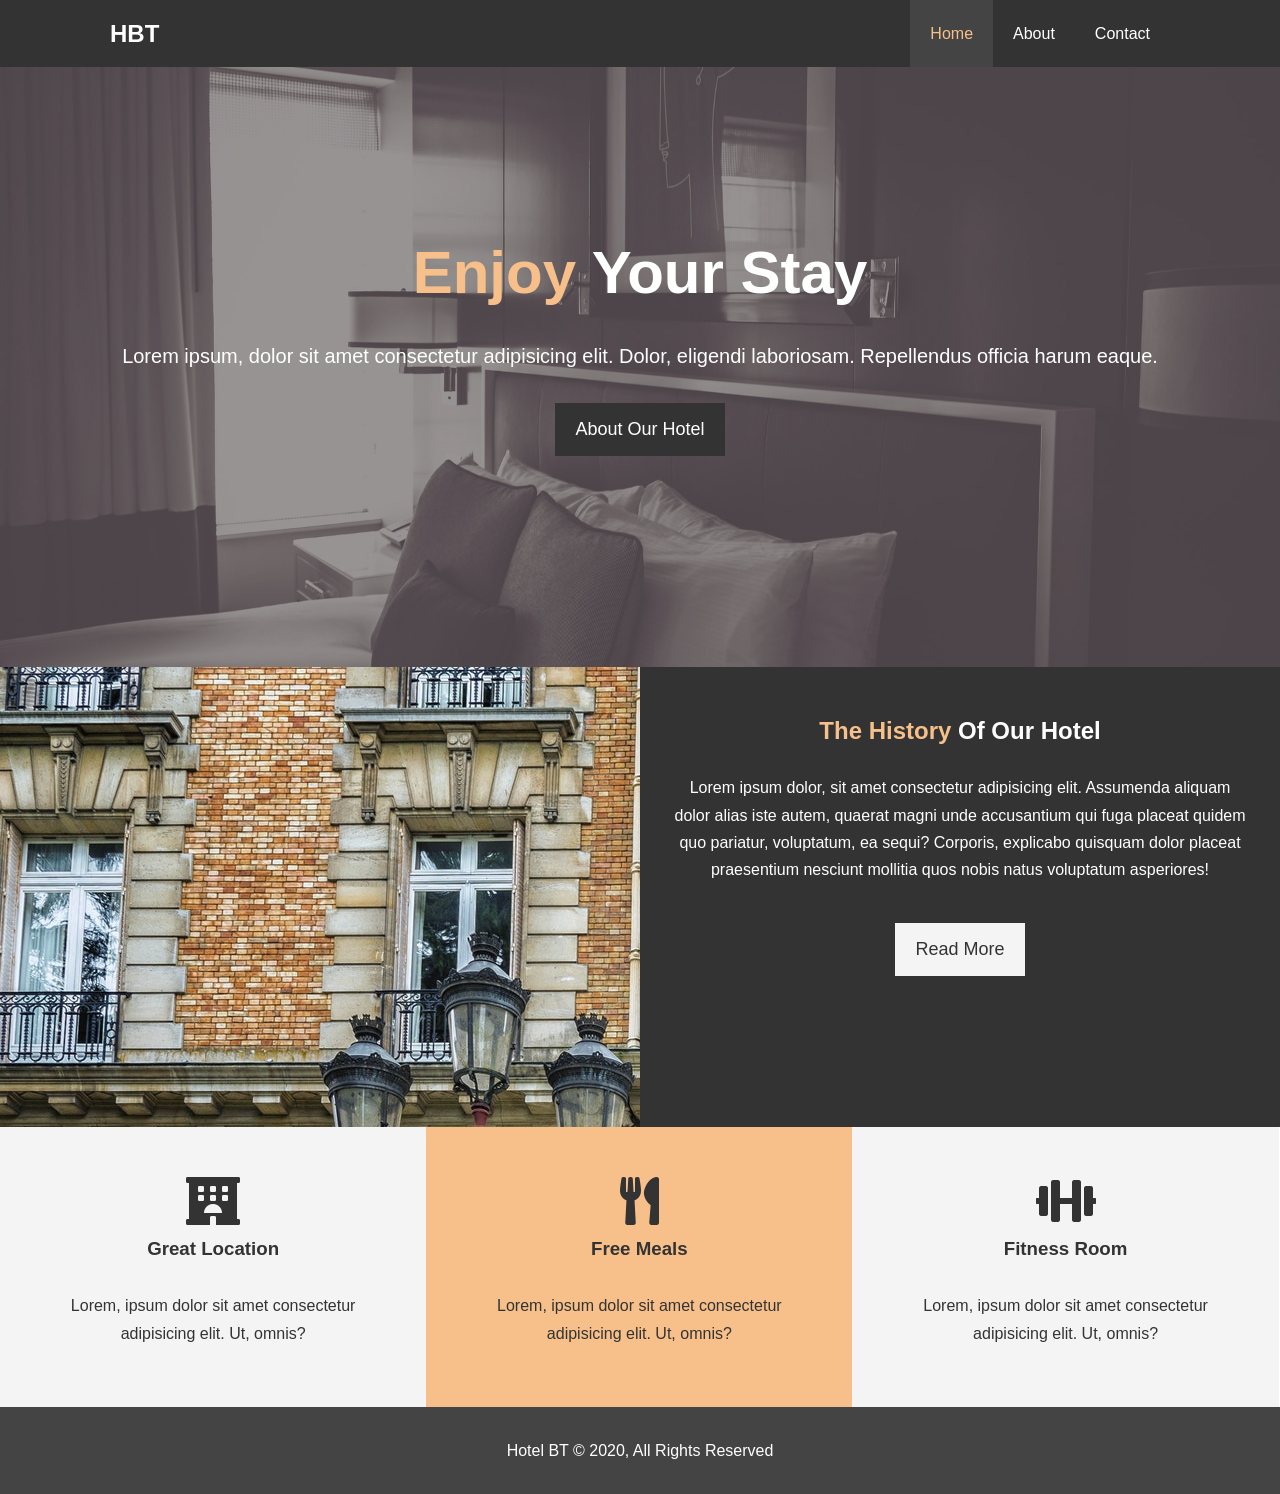
<file: index.html>
<!DOCTYPE html>
<html lang="en">
  <head>
    <meta charset="UTF-8" />
    <!-- SEO technique -->
    <meta name="viewport" content="width=device-width, initial-scale=1.0" />
    <meta name="description" content="Welcome to the best hotel" />
    <meta name="keyword" content="hotel, best hotel" />
    <!-- External CSS styling -->
    <link rel="stylesheet" href="css/style.css" />
    <!-- Font awesome cdn -->
    <link
      rel="stylesheet"
      href="https://use.fontawesome.com/releases/v5.6.1/css/all.css"
      integrity="sha384-gfdkjb5BdAXd+lj+gudLWI+BXq4IuLW5IT+brZEZsLFm++aCMlF1V92rMkPaX4PP"
      crossorigin="anonymous"
    />
    <!-- Stylesheet for mobile screens only -->
    <link
      rel="stylesheet"
      media="screen and (max-width: 768px)"
      href="css/mobile.css"
    />
    <title>Hotel BT | Welcome</title>
  </head>
  <body>
    <nav id="navbar">
      <div class="container">
        <h1 class="logo"><a href="index.html">HBT</a></h1>
        <ul>
          <li><a href="index.html" class="current">Home</a></li>
          <li><a href="about.html">About</a></li>
          <li><a href="contact.html">Contact</a></li>
        </ul>
      </div>
    </nav>

    <div id="showcase">
      <div class="container">
        <div class="showcase-content">
          <h1><span class="text-primary">Enjoy</span> Your Stay</h1>
          <p class="lead">
            Lorem ipsum, dolor sit amet consectetur adipisicing elit. Dolor,
            eligendi laboriosam. Repellendus officia harum eaque.
          </p>
          <a class="btn" href="about.html">About Our Hotel</a>
        </div>
      </div>
    </div>

    <section id="home-info" class="bg-dark">
      <div class="info-img"></div>
      <div class="info-content">
        <h2><span class="text-primary">The History</span> Of Our Hotel</h2>
        <p>
          Lorem ipsum dolor, sit amet consectetur adipisicing elit. Assumenda
          aliquam dolor alias iste autem, quaerat magni unde accusantium qui
          fuga placeat quidem quo pariatur, voluptatum, ea sequi? Corporis,
          explicabo quisquam dolor placeat praesentium nesciunt mollitia quos
          nobis natus voluptatum asperiores!
        </p>
        <a href="about.html" class="btn btn-light">Read More</a>
      </div>
    </section>

    <section id="features">
      <div class="box bg-light">
        <i class="fas fa-hotel fa-3x"></i>
        <h3>Great Location</h3>
        <p>
          Lorem, ipsum dolor sit amet consectetur adipisicing elit. Ut, omnis?
        </p>
      </div>
      <div class="box bg-primary">
        <i class="fas fa-utensils fa-3x"></i>
        <h3>Free Meals</h3>
        <p>
          Lorem, ipsum dolor sit amet consectetur adipisicing elit. Ut, omnis?
        </p>
      </div>
      <div class="box bg-light">
        <i class="fas fa-dumbbell fa-3x"></i>
        <h3>Fitness Room</h3>
        <p>
          Lorem, ipsum dolor sit amet consectetur adipisicing elit. Ut, omnis?
        </p>
      </div>
    </section>

    <div class="clr"></div>

    <footer id="main-footer">
      <p>Hotel BT &copy; 2020, All Rights Reserved</p>
    </footer>
  </body>
</html>
</file>
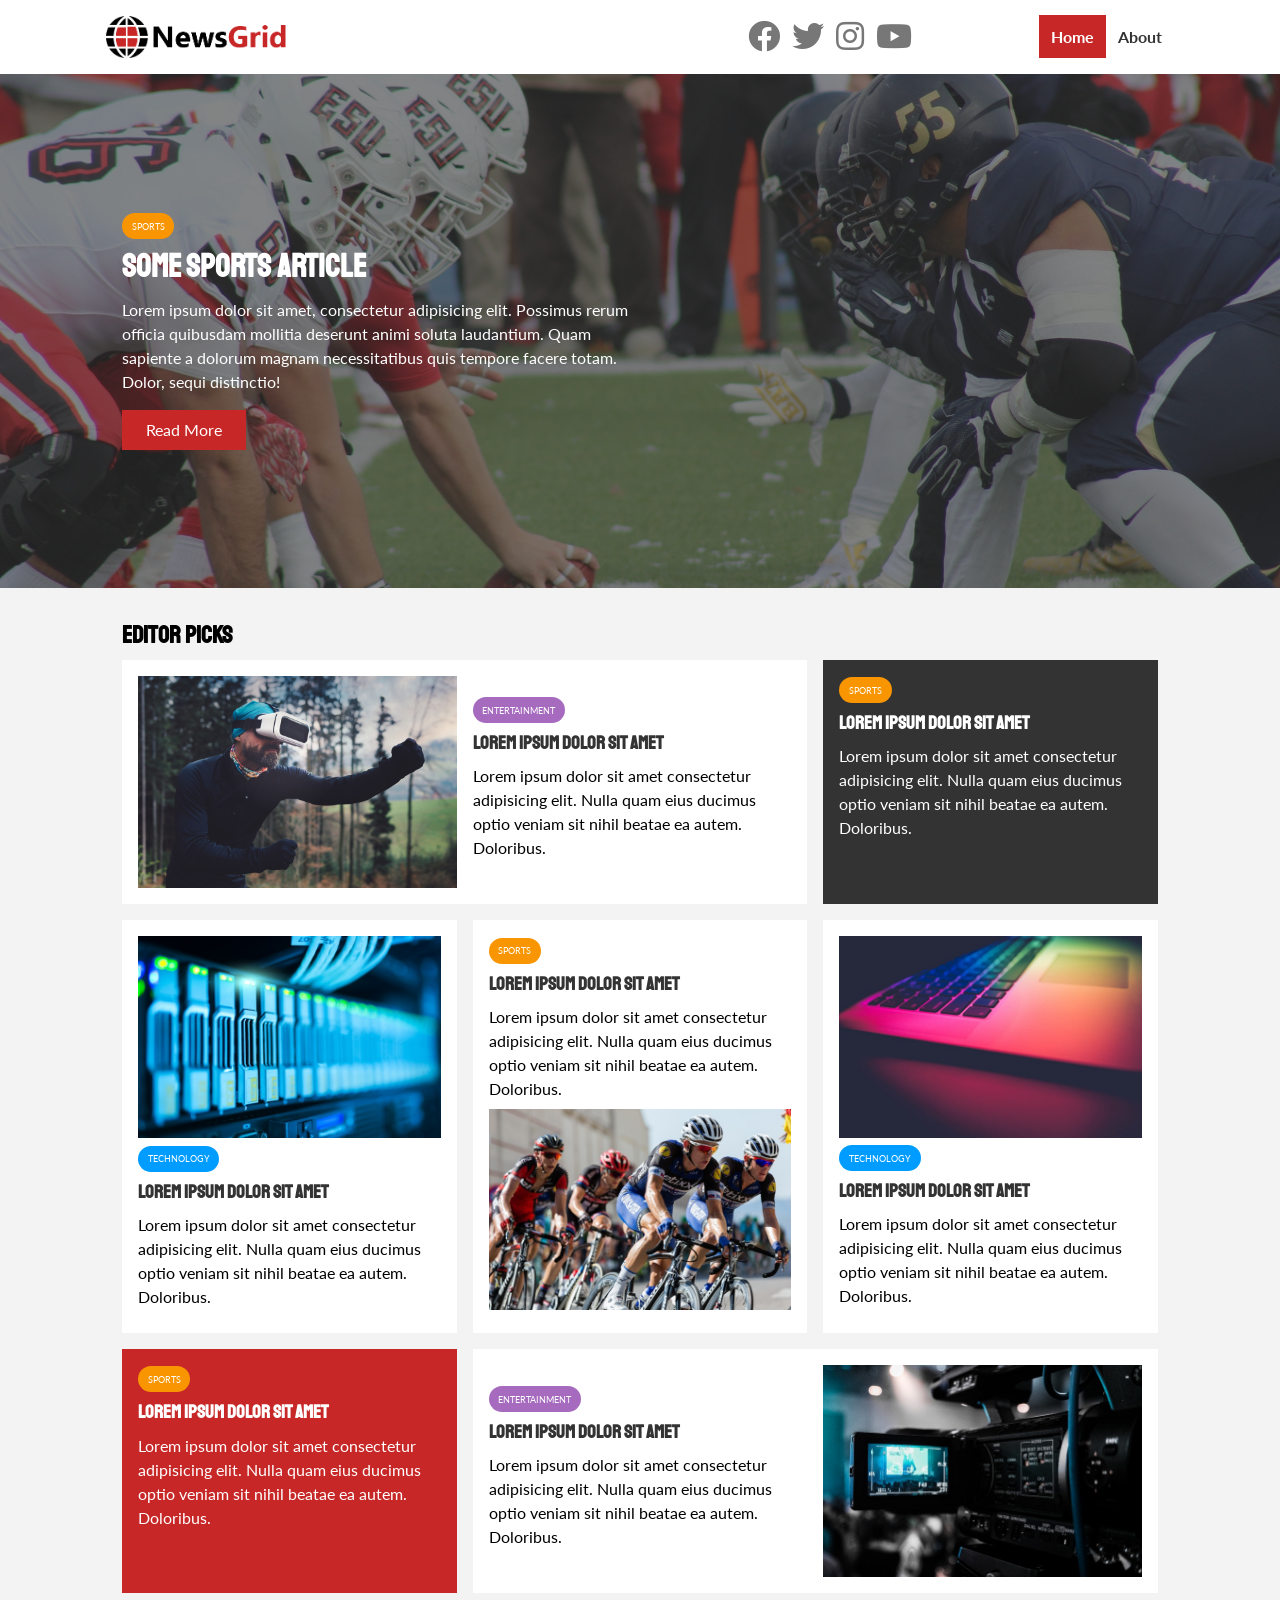
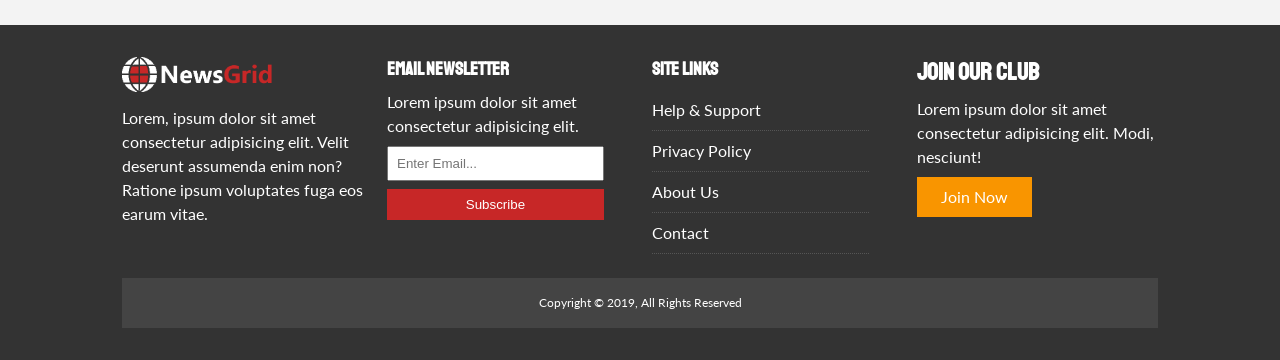
<file: NewsGrid/index.html>
<!DOCTYPE html>
<html lang="en">
<head>
  <meta charset="UTF-8">
  <meta name="viewport" content="width=device-width, initial-scale=1.0">
  <meta http-equiv="X-UA-Compatible" content="ie=edge">
  <link rel="stylesheet" href="https://use.fontawesome.com/releases/v5.6.3/css/all.css" integrity="sha384-UHRtZLI+pbxtHCWp1t77Bi1L4ZtiqrqD80Kn4Z8NTSRyMA2Fd33n5dQ8lWUE00s/" crossorigin="anonymous">
  <link href="https://fonts.googleapis.com/css?family=Lato|Staatliches" rel="stylesheet">
  <link rel="stylesheet" href="css/style.css">
  <link rel="stylesheet" media="screen and (max-width: 768px)" href="css/mobile.css">
  <link rel="shortcut icon" type="image/x-icon" href="favicon.ico">
  <title>NewsGrid | Latest News</title>
</head>
<body>
  <nav id="main-nav">
    <div class="container">
      <img src="img/logo.png" alt="NewsGrid" class="logo">
      <div class="social">
        <a href="http://facebook.com" target="_blank"><i class="fab fa-facebook fa-2x"></i></a>
        <a href="http://twitter.com" target="_blank"><i class="fab fa-twitter fa-2x"></i></a>
        <a href="http://instagram.com" target="_blank"><i class="fab fa-instagram fa-2x"></i></a>
        <a href="http://youtube.com" target="_blank"><i class="fab fa-youtube fa-2x"></i></a>
      </div>
      <ul>
        <li><a class="current" href="index.html">Home</a></li>
        <li><a href="about.html">About</a></li>
      </ul>
    </div>
  </nav>

  <!-- Showcase -->
  <header id="showcase">
    <div class="container">
      <div class="showcase-container">
        <div class="showcase-content">
          <div class="category category-sports">Sports</div>
          <h1>Some Sports Article</h1>
          <p>Lorem ipsum dolor sit amet, consectetur adipisicing elit. Possimus rerum officia quibusdam mollitia deserunt animi soluta laudantium. Quam sapiente a dolorum magnam necessitatibus quis tempore facere totam. Dolor, sequi distinctio!</p>
          <a href="article.html" class="btn btn-primary">Read More</a>
        </div>
      </div>
    </div>
  </header>

  <!-- Home Articles -->
  <section id="home-articles" class="py-2">
    <div class="container">
        <h2>Editor Picks</h2>
        <div class="articles-container">
          <article class="card">
            <img src="img/articles/ent1.jpg" alt="">
            <div>
              <div class="category category-ent">Entertainment</div>
              <h3>
                <a href="article.html">Lorem ipsum dolor sit amet</a>
              </h3>
              <p>Lorem ipsum dolor sit amet consectetur adipisicing elit. Nulla quam eius ducimus optio veniam sit nihil beatae ea autem. Doloribus.</p>
            </div>
          </article>
          <article class="card bg-dark">
            <div class="category category-sports">Sports</div>
            <h3>
              <a href="article.html">Lorem ipsum dolor sit amet</a>
            </h3>
            <p>Lorem ipsum dolor sit amet consectetur adipisicing elit. Nulla quam eius ducimus optio veniam sit nihil beatae ea autem. Doloribus.</p>
          </article>
          <article class="card">
            <img src="img/articles/tech1.jpg" alt="">
            <div class="category category-tech">Technology</div>
            <h3>
              <a href="article.html">Lorem ipsum dolor sit amet</a>
            </h3>
            <p>Lorem ipsum dolor sit amet consectetur adipisicing elit. Nulla quam eius ducimus optio veniam sit nihil beatae ea autem. Doloribus.</p>
          </article>
          <article class="card">
            <div class="category category-sports">Sports</div>
            <h3>
              <a href="article.html">Lorem ipsum dolor sit amet</a>
            </h3>
            <p>Lorem ipsum dolor sit amet consectetur adipisicing elit. Nulla quam eius ducimus optio veniam sit nihil beatae ea autem. Doloribus.</p>
            <img src="img/articles/sports1.jpg" alt="">
          </article>
          <article class="card">
            <img src="img/articles/tech2.jpg" alt="">
            <div class="category category-tech">Technology</div>
            <h3>
              <a href="article.html">Lorem ipsum dolor sit amet</a>
            </h3>
            <p>Lorem ipsum dolor sit amet consectetur adipisicing elit. Nulla quam eius ducimus optio veniam sit nihil beatae ea autem. Doloribus.</p>
          </article>
          <article class="card bg-primary">
            <div class="category category-sports">Sports</div>
            <h3>
              <a href="article.html">Lorem ipsum dolor sit amet</a>
            </h3>
            <p>Lorem ipsum dolor sit amet consectetur adipisicing elit. Nulla quam eius ducimus optio veniam sit nihil beatae ea autem. Doloribus.</p>
          </article>
          <article class="card">
            <div>
              <div class="category category-ent">Entertainment</div>
              <h3>
                <a href="article.html">Lorem ipsum dolor sit amet</a>
              </h3>
              <p>Lorem ipsum dolor sit amet consectetur adipisicing elit. Nulla quam eius ducimus optio veniam sit nihil beatae ea autem. Doloribus.</p>
            </div>
            <img src="img/articles/ent2.jpg" alt="">
          </article>
        </div>
    </div>
  </section>

  <!-- Footer -->
  <footer id="main-footer" class="py-2">
    <div class="container footer-container">
      <div>
        <img src="img/logo_light.png" alt="NewsGrid">
        <p>Lorem, ipsum dolor sit amet consectetur adipisicing elit. Velit deserunt assumenda enim non? Ratione ipsum voluptates fuga eos earum vitae.</p>
      </div>
      <div>
        <h3>Email Newsletter</h3>
        <p>Lorem ipsum dolor sit amet consectetur adipisicing elit.</p>
        <form>
          <input type="email" placeholder="Enter Email...">
          <input type="submit" value="Subscribe" class="btn btn-primary">
        </form>
      </div>
      <div>
        <h3>Site Links</h3>
        <ul class="list">
          <li><a href="#">Help & Support</a></li>
          <li><a href="#">Privacy Policy</a></li>
          <li><a href="#">About Us</a></li>
          <li><a href="#">Contact</a></li>
        </ul>
      </div>
      <div>
        <h2>Join Our Club</h2>
        <p>Lorem ipsum dolor sit amet consectetur adipisicing elit. Modi, nesciunt!</p>
        <a href="#" class="btn btn-secondary">Join Now</a>
      </div>
      <div>
        <p>
          Copyright &copy; 2019, All Rights Reserved
        </p>
      </div>
    </div>
  </footer>

</body>
</html>
</file>
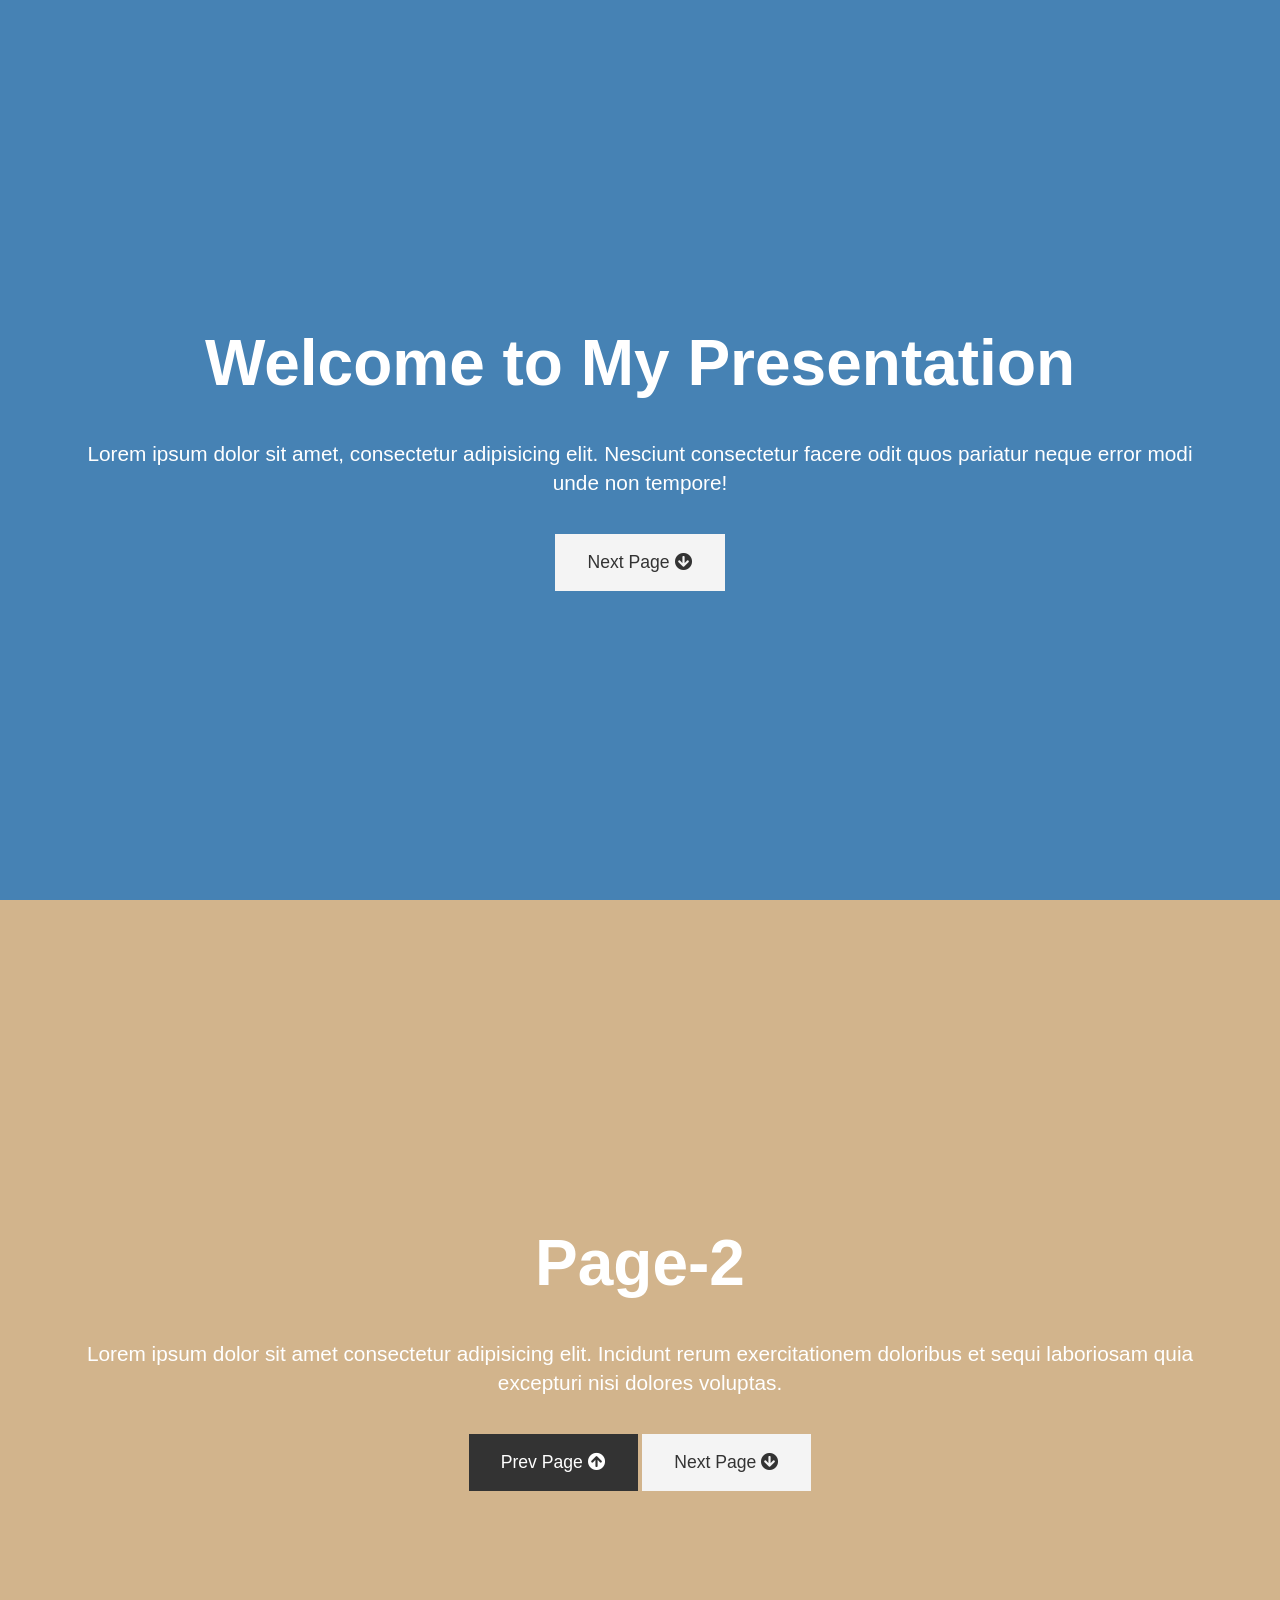
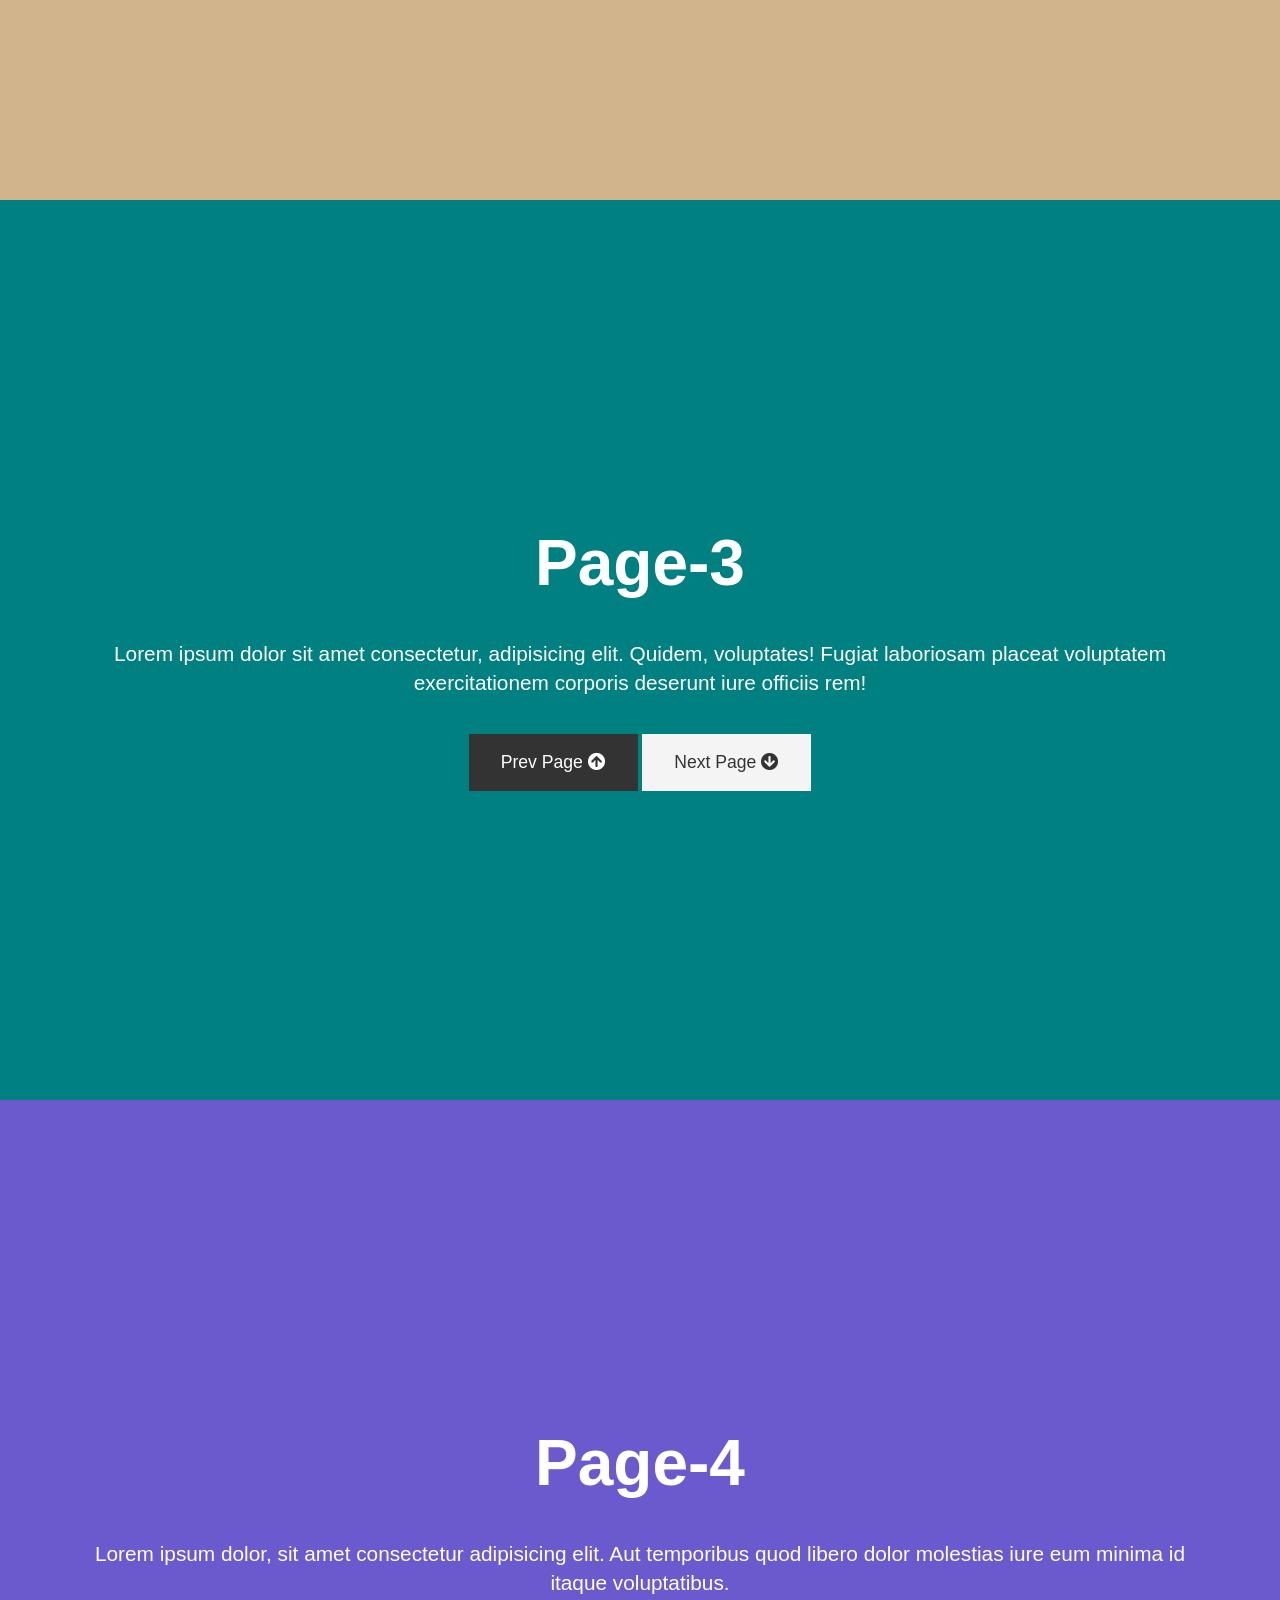
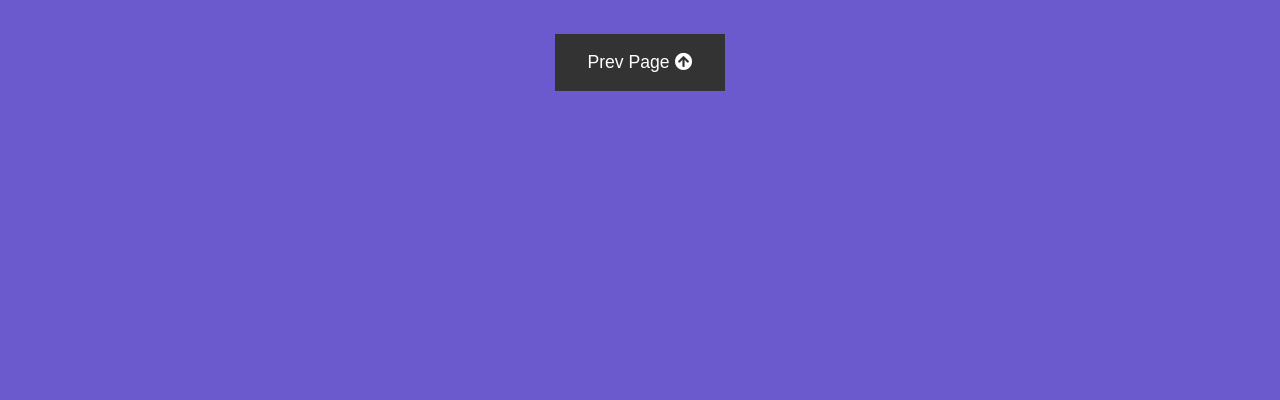
<file: Presentation_Website/index.html>
<!DOCTYPE html>
<html lang="en">
  <head>
    <meta charset="UTF-8" />
    <meta name="viewport" content="width=device-width, initial-scale=1.0" />
    <title>Presentation Website</title>
    <link rel="stylesheet" href="style.css" />
    <!-- Font-awesome cdn -->
    <link
      rel="stylesheet"
      href="https://use.fontawesome.com/releases/v5.6.3/css/all.css"
      integrity="sha384-UHRtZLI+pbxtHCWp1t77Bi1L4ZtiqrqD80Kn4Z8NTSRyMA2Fd33n5dQ8lWUE00s/"
      crossorigin="anonymous"
    />
  </head>
  <body>
    <!-- Page-1 (Intro) -->
    <section id="page-1" class="page">
      <h1>Welcome to My Presentation</h1>
      <p>
        Lorem ipsum dolor sit amet, consectetur adipisicing elit. Nesciunt
        consectetur facere odit quos pariatur neque error modi unde non tempore!
      </p>
      <div>
        <a href="#page-2" class="btn">
          Next Page <i class="fas fa-arrow-circle-down"></i>
        </a>
      </div>
    </section>

    <!-- Page-2 -->
    <section id="page-2" class="page">
      <h1>Page-2</h1>
      <p>
        Lorem ipsum dolor sit amet consectetur adipisicing elit. Incidunt rerum
        exercitationem doloribus et sequi laboriosam quia excepturi nisi dolores
        voluptas.
      </p>
      <div>
        <a href="#page-1" class="btn btn-dark">
          Prev Page <i class="fas fa-arrow-circle-up"></i>
        </a>
        <a href="#page-3" class="btn">
          Next Page <i class="fas fa-arrow-circle-down"></i>
        </a>
      </div>
    </section>

    <!-- Page-3 -->
    <section id="page-3" class="page">
      <h1>Page-3</h1>
      <p>
        Lorem ipsum dolor sit amet consectetur, adipisicing elit. Quidem,
        voluptates! Fugiat laboriosam placeat voluptatem exercitationem corporis
        deserunt iure officiis rem!
      </p>
      <div>
        <a href="#page-2" class="btn btn-dark"
          >Prev Page <i class="fas fa-arrow-circle-up"></i
        ></a>
        <a href="#page-4" class="btn"
          >Next Page <i class="fas fa-arrow-circle-down"></i
        ></a>
      </div>
    </section>

    <!-- Page-4 -->
    <section id="page-4" class="page">
      <h1>Page-4</h1>
      <p>
        Lorem ipsum dolor, sit amet consectetur adipisicing elit. Aut temporibus
        quod libero dolor molestias iure eum minima id itaque voluptatibus.
      </p>
      <div>
        <a href="#page-3" class="btn btn-dark"
          >Prev Page <i class="fas fa-arrow-circle-up"></i
        ></a>
      </div>
    </section>

    <!-- Jquery CDN -->
    <script
      src="https://code.jquery.com/jquery-3.3.1.min.js"
      integrity="sha256-FgpCb/KJQlLNfOu91ta32o/NMZxltwRo8QtmkMRdAu8="
      crossorigin="anonymous"
    ></script>

    <script>
      // Smooth Scrolling (Ignore Jquery, added only to complete project, we will use JS frameworks and other things for smooth scrolling)
      $(".btn").on("click", function (event) {
        if (this.hash !== "") {
          event.preventDefault();
          const hash = this.hash;
          $("html, body").animate(
            {
              scrollTop: $(hash).offset().top,
            },
            800
          );
        }
      });
    </script>
  </body>
</html>
</file>
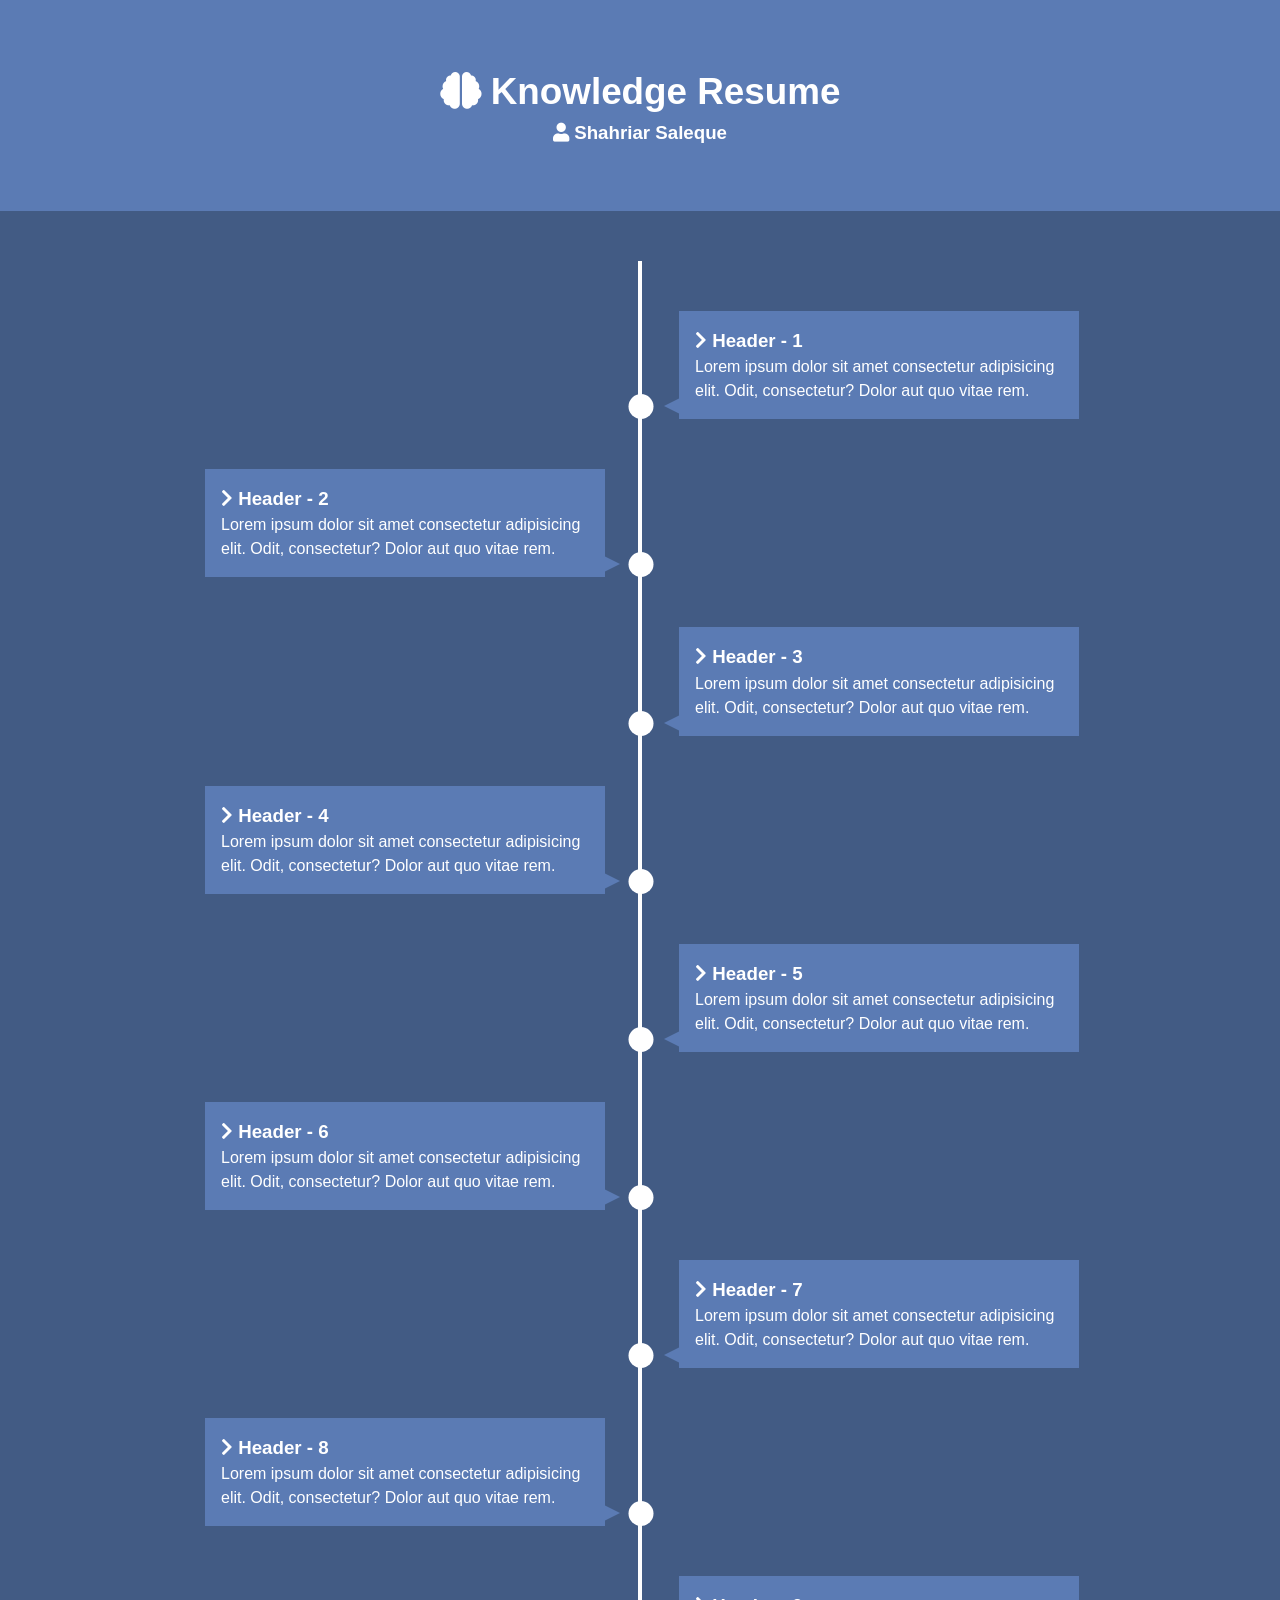
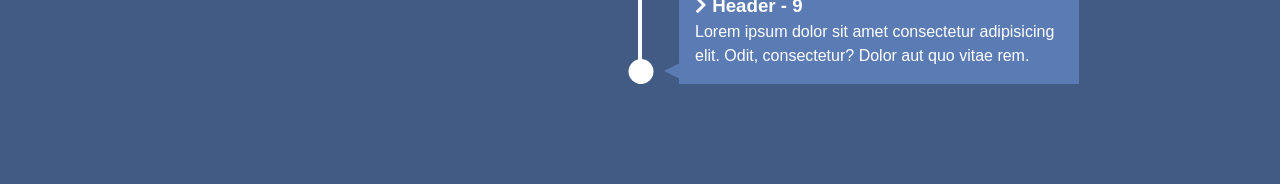
<file: Timeline/index.html>
<!DOCTYPE html>
<html lang="en">
  <head>
    <meta charset="UTF-8" />
    <meta name="viewport" content="width=device-width, initial-scale=1.0" />
    <title>Timeline</title>
    <!-- Font-awesome cdn -->
    <link
      rel="stylesheet"
      href="https://use.fontawesome.com/releases/v5.6.3/css/all.css"
      integrity="sha384-UHRtZLI+pbxtHCWp1t77Bi1L4ZtiqrqD80Kn4Z8NTSRyMA2Fd33n5dQ8lWUE00s/"
      crossorigin="anonymous"
    />

    <link rel="stylesheet" href="style.css" />
    <title>Knowledge Resume</title>
  </head>
  <body>
    <header id="main-header">
      <div class="container">
        <h1><i class="fas fa-brain"></i> Knowledge Resume</h1>
        <h3><i class="fas fa-user"></i> Shahriar Saleque</h3>
      </div>
    </header>

    <section id="timeline">
      <ul>
        <li>
          <div>
            <h3><i class="fas fa-chevron-right"></i> Header - 1</h3>
            <p>
              Lorem ipsum dolor sit amet consectetur adipisicing elit. Odit,
              consectetur? Dolor aut quo vitae rem.
            </p>
          </div>
        </li>
        <li>
          <div>
            <h3><i class="fas fa-chevron-right"></i> Header - 2</h3>
            <p>
              Lorem ipsum dolor sit amet consectetur adipisicing elit. Odit,
              consectetur? Dolor aut quo vitae rem.
            </p>
          </div>
        </li>
        <li>
          <div>
            <h3><i class="fas fa-chevron-right"></i> Header - 3</h3>
            <p>
              Lorem ipsum dolor sit amet consectetur adipisicing elit. Odit,
              consectetur? Dolor aut quo vitae rem.
            </p>
          </div>
        </li>
        <li>
          <div>
            <h3><i class="fas fa-chevron-right"></i> Header - 4</h3>
            <p>
              Lorem ipsum dolor sit amet consectetur adipisicing elit. Odit,
              consectetur? Dolor aut quo vitae rem.
            </p>
          </div>
        </li>
        <li>
          <div>
            <h3><i class="fas fa-chevron-right"></i> Header - 5</h3>
            <p>
              Lorem ipsum dolor sit amet consectetur adipisicing elit. Odit,
              consectetur? Dolor aut quo vitae rem.
            </p>
          </div>
        </li>
        <li>
          <div>
            <h3><i class="fas fa-chevron-right"></i> Header - 6</h3>
            <p>
              Lorem ipsum dolor sit amet consectetur adipisicing elit. Odit,
              consectetur? Dolor aut quo vitae rem.
            </p>
          </div>
        </li>
        <li>
          <div>
            <h3><i class="fas fa-chevron-right"></i> Header - 7</h3>
            <p>
              Lorem ipsum dolor sit amet consectetur adipisicing elit. Odit,
              consectetur? Dolor aut quo vitae rem.
            </p>
          </div>
        </li>
        <li>
          <div>
            <h3><i class="fas fa-chevron-right"></i> Header - 8</h3>
            <p>
              Lorem ipsum dolor sit amet consectetur adipisicing elit. Odit,
              consectetur? Dolor aut quo vitae rem.
            </p>
          </div>
        </li>
        <li>
          <div>
            <h3><i class="fas fa-chevron-right"></i> Header - 9</h3>
            <p>
              Lorem ipsum dolor sit amet consectetur adipisicing elit. Odit,
              consectetur? Dolor aut quo vitae rem.
            </p>
          </div>
        </li>
      </ul>
    </section>
  </body>
</html>
</file>
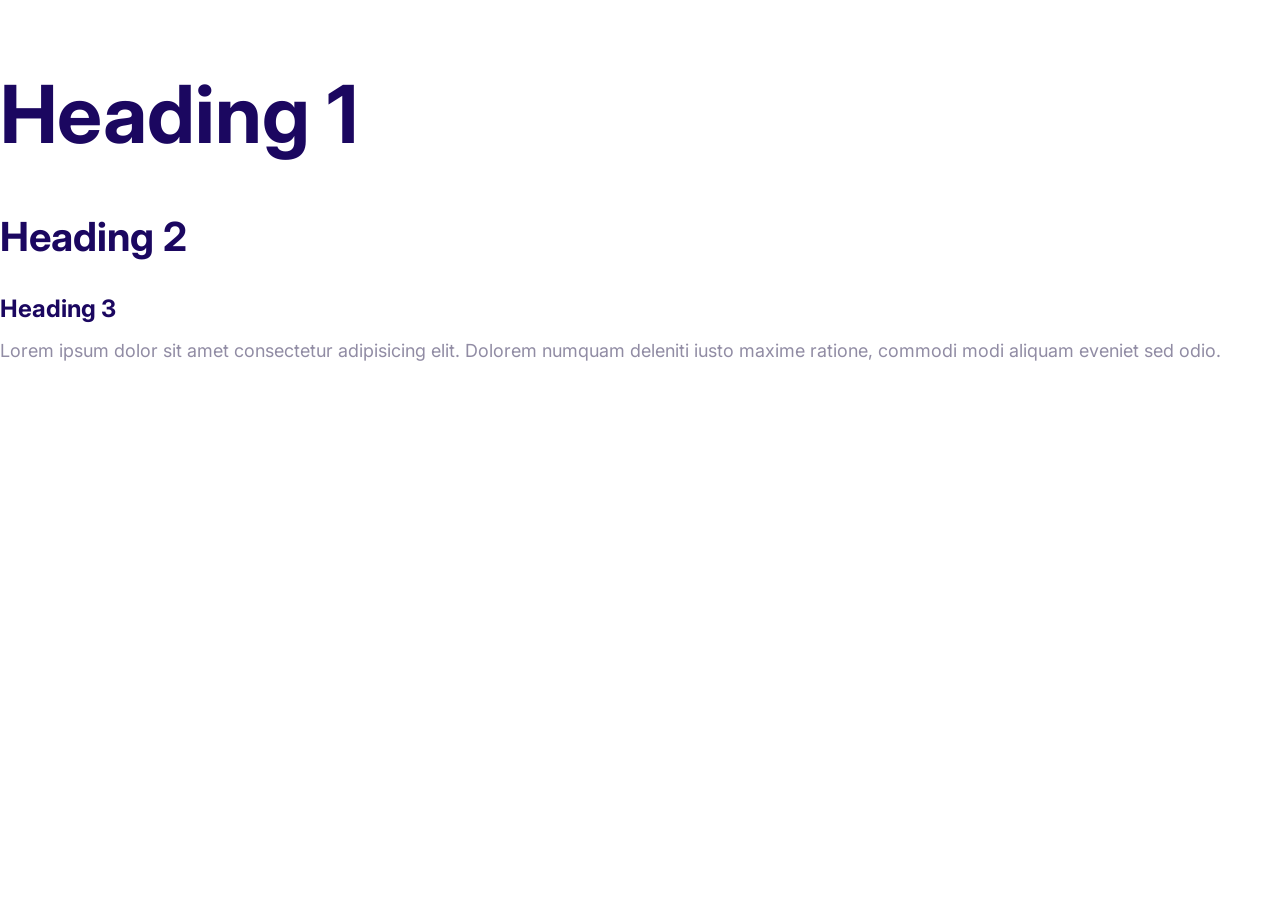
<file: Code Along/10- Typography/Finish/Moshify/index.html>
<!DOCTYPE html>
<html lang="en">
  <head>
    <meta charset="UTF-8" />
    <meta name="viewport" content="width=device-width, initial-scale=1.0" />
    <title>Document</title>
    <link rel="preconnect" href="https://fonts.gstatic.com" />
    <link
      href="https://fonts.googleapis.com/css2?family=Inter:wght@400;700&display=swap"
      rel="stylesheet"
    />
    <link rel="stylesheet" href="css/normalize.css" />
    <link rel="stylesheet" href="css/styles.css" />
  </head>
  <body>
    <h1>Heading 1</h1>
    <h2>Heading 2</h2>
    <h3>Heading 3</h3>
    <p>
      Lorem ipsum dolor sit amet consectetur adipisicing elit. Dolorem numquam
      deleniti iusto maxime ratione, commodi modi aliquam eveniet sed odio.
    </p>
  </body>
</html>
</file>
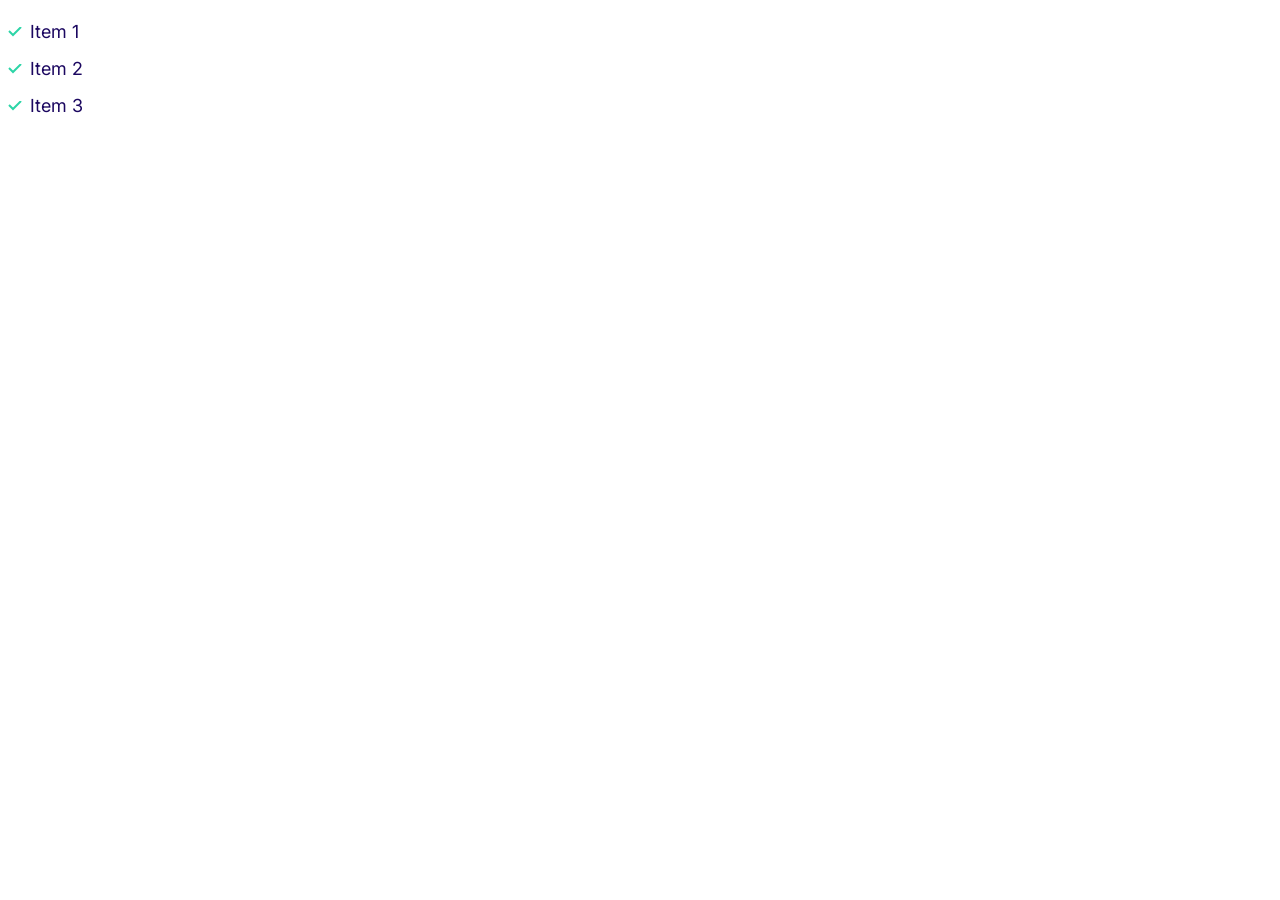
<file: Code Along/13- Lists/Finish/Moshify/index.html>
<!DOCTYPE html>
<html lang="en">
  <head>
    <meta charset="UTF-8" />
    <meta name="viewport" content="width=device-width, initial-scale=1.0" />
    <title>Document</title>
    <link rel="preconnect" href="https://fonts.gstatic.com" />
    <link
      href="https://fonts.googleapis.com/css2?family=Inter:wght@400;600;700&display=swap"
      rel="stylesheet"
    />
    <link rel="stylesheet" href="css/normalize.css" />
    <link rel="stylesheet" href="css/styles.css" />
  </head>
  <body>
    <ul class="list list--tick">
      <li class="list__item">Item 1</li>
      <li class="list__item">Item 2</li>
      <li class="list__item">Item 3</li>
    </ul>
  </body>
</html>
</file>
<file: css/style.css>
/* CSS Reset */
* {
  margin: 0;
  padding: 0;
  box-sizing: border-box;
}

/* Main styling */
html,
body {
  font-family: "Segoe UI", Tahoma, Geneva, Verdana, sans-serif;
  line-height: 1.7em;
}

a {
  color: #333;
  text-decoration: none;
}

h1,
h2,
h3 {
  padding-bottom: 20px;
}

p {
  margin: 10px 0;
}

/* Utility classees */
.container {
  margin: auto;
  max-width: 1100px;
  overflow: auto;
  padding: 0 20px;
}

.text-primary {
  color: #f7c08a;
}

.btn {
  display: inline-block;
  font-size: 18px;
  color: #fff;
  background: #333;
  padding: 13px 20px;
  border: none;
}

.btn:hover {
  background: #f7c08a;
  color: #333;
}

.btn-light {
  background: #f4f4f4;
  color: #333;
}

.bg-dark {
  background: #333;
  color: #fff;
}

.bg-light {
  background: #f4f4f4;
  color: #333;
}

.bg-primary {
  background: #f7c08a;
  color: #333;
}

.l-heading {
  font-size: 40px;
}

.py-1 {
  padding: 10px 0;
}
.py-2 {
  padding: 20px 0;
}
.py-3 {
  padding: 30px 0;
}

.clr {
  clear: both;
}

.lead {
  font-size: 20px;
}

/* Navbar styling */
#navbar {
  background: #333;
  color: #fff;
  overflow: auto;
}

#navbar a {
  color: #fff;
}

#navbar .logo {
  float: left;
  padding-top: 20px;
}

#navbar ul {
  list-style: none;
  float: right;
}

#navbar ul li {
  float: left;
}

/* 'a' tag by default inline so padding cannot be applied, need to make 'a' tag block so that padding can be applied */
#navbar ul li a {
  display: block;
  padding: 20px;
  text-align: center;
}

#navbar ul li a:hover,
#navbar ul li a.current {
  background: #444;
  color: #f7c08a;
}

/* Showcase styling */
#showcase {
  background: url("../img/showcase.jpg") no-repeat center center/cover;
  height: 600px;
}

#showcase .showcase-content {
  color: #fff;
  text-align: center;
  padding-top: 170px;
}

#showcase .showcase-content h1 {
  font-size: 60px;
  line-height: 1.2em;
}

#showcase .showcase-content p {
  padding-bottom: 20px;
  line-height: 1.7em;
}

/* Home-info styling */
#home-info {
  height: 460px;
}

#home-info .info-img {
  float: left;
  width: 50%;
  background: url("../img/photo-1.jpg") no-repeat;
  min-height: 100%;
}

#home-info .info-content {
  float: right;
  width: 50%;
  height: 100%;
  text-align: center;
  padding: 50px 30px;
  overflow: hidden;
}

#home-info .info-content p {
  padding-bottom: 30px;
}

/* Features styling */
.box {
  float: left;
  width: 33.3%;
  padding: 50px;
  text-align: center;
}

.box i {
  margin-bottom: 10px;
}

/* About info */
#about-info .info-right {
  float: right;
  width: 50%;
  min-height: 100%;
}

#about-info .info-right img {
  display: block;
  margin: auto;
  width: 70%;
  min-height: 100%;
  border-radius: 50%;
}

#about-info .info-left {
  float: left;
  width: 50%;
  min-height: 100%;
}

/* Testimonials styling */
#testimonials {
  height: 600px; /* change to a 100%  */
  background: url("../img/test-bg.jpg") no-repeat center center/cover;
  padding-top: 100px;
}

#testimonials h2 {
  color: #fff;
  text-align: center;
  padding-bottom: 40px;
}

#testimonials .testimonial {
  padding: 20px;
  margin-bottom: 40px;
  border-radius: 5px;
  opacity: 0.9;
}

#testimonials .testimonial img {
  width: 100px;
  float: left;
  margin-right: 20px;
  border-radius: 50%;
}

/* Contact Form */
#contact-form .form-group {
  margin-bottom: 20px;
}

#contact-form label {
  display: block;
  margin-bottom: 5px;
}

#contact-form input,
#contact-form textarea {
  width: 100%;
  padding: 10px;
  border: 1px #ddd solid;
}

#contact-form textarea {
  height: 200px;
}

#contact-form input:focus,
#contact-form textarea:focus {
  outline: none;
  border-color: #f7c08a;
}

/* Footer styling */
#main-footer {
  text-align: center;
  background: #444;
  color: #fff;
  padding: 20px;
}
</file>
<file: css/mobile.css>
#navbar .logo {
  float: none;
  text-align: center;
}

#navbar ul,
#navbar ul li {
  float: none;
}

#navbar ul li a {
  padding: 5px;
  border-bottom: #444 dotted 1px;
}

/* Showcase styling */
#showcase {
  height: 100%;
}

#showcase .showcase-content {
  padding-top: 70px;
  padding-bottom: 30px;
}

/* Home-info */
#home-info {
  height: 480px;
}

#home-info .info-img {
  display: none;
}

#home-info .info-content {
  float: none;
  width: 100%;
}

/* Boxes styling */
.box {
  float: none;
  width: 100%;
}

/* About styling */
#about-info .info-right,
#about-info .info-left {
  float: none;
  width: 100%;
}

#about-info .info-right {
  margin-top: 30px;
}

.l-heading {
  text-align: center;
}

/* Contact info */
#contact-info .box {
  border-bottom: 1px dotted #444;
}
</file>
<file: NewsGrid/css/style.css>
:root {
  --primary-color: #c72727;
  --secondary-color: #f99500;
  --light-color: #f3f3f3;
  --dark-color: #333;
  --max-width: 1100px;
}

.category {
  --sports-color: #f99500;
  --ent-color: #a66bbe;
  --tech-color: #009cff;
}

* {
  margin: 0;
  padding: 0;
  box-sizing: border-box;
}

body {
  font-family: 'Lato', sans-serif;
  line-height: 1.5;
  background: var(--light-color);
}

a {
  color: #333;
  text-decoration: none;
}

ul {
  list-style: none;
}

p {
  margin: .5rem 0;
}

img {
  width: 100%;
}

h1, h2, h3, h4, h5, h6 {
  font-family: 'Staatliches', cursive;
  margin-bottom: .55rem;
  line-height: 1.3;
}

/* Utility */
.container {
  max-width: var(--max-width);
  margin: auto;
  padding: 0 2rem;
  overflow: hidden;
}

.category {
  display: inline-block;
  color: #fff;
  font-size: 0.55rem;
  text-transform: uppercase;
  padding: 0.4rem 0.6rem;
  border-radius: 15px;
  margin-bottom: 0.5rem;
}

.category-sports { background: var(--sports-color) }
.category-ent { background: var(--ent-color) }
.category-tech { background: var(--tech-color) }

.btn {
  display: inline-block;
  border: none;
  background: var(--dark-color);
  color: #fff;
  padding: 0.5rem 1.5rem;
}

.btn-light { background: var(--light-color) }
.btn-primary { background: var(--primary-color) }
.btn-secondary { background: var(--secondary-color) }

.btn-block {
  display: block;
  width: 100%;
  text-align: center;
}

.btn:hover {
  opacity: 0.9;
}

.card {
  background: #fff;
  padding: 1rem;
}

.bg-dark {
  background: var(--dark-color);
  color: #fff;
}

.bg-primary {
  background: var(--primary-color);
  color: #fff;
}

.bg-secondary {
  background: var(--secondary-color);
  color: #fff;
}

.bg-dark h1,
.bg-dark h2,
.bg-dark h3,
.bg-dark a,
.bg-primary h1,
.bg-primary h2,
.bg-primary h3,
.bg-primary a,
.bg-secondary h1,
.bg-secondary h2,
.bg-secondary h3,
.bg-secondary a {
  color: #fff;
}

.py-1 { padding: 1.5rem 0 }
.py-2 { padding: 2rem 0 }
.py-3 { padding: 3rem 0 }
.p-1 { padding: 1.5rem }
.p-2 { padding: 2rem }
.p-3 { padding: 3rem }

.l-heading {
  font-size: 3rem;
}

.list li {
  padding: .5rem 0;
  border-bottom: #555 dotted 1px;
  width: 90%;
}

.list li a:hover {
  color: var(--primary-color) !important;
}

/* Inner page grid container */
.page-container {
  display: grid;
  grid-template-columns: 5fr 2fr;
  margin: 2rem 0;
  grid-gap: 1.5rem;
}

.page-container > *:first-child {
  grid-row: 1 / span 3;
}

/* Navigation */
#main-nav {
  background: #fff;
  position: sticky;
  top: 0;
  z-index: 2;
}

#main-nav .container {
  display: grid;
  grid-template-columns: 6fr 3fr 2fr;
  padding: 1rem;
  align-items: center;
}

#main-nav .logo {
  width: 180px;
}

#main-nav ul {
  justify-self: end;
  display: flex;
}

#main-nav ul li a {
  padding: 0.75rem;
  font-weight: bold;
}

#main-nav ul li a.current {
  background: var(--primary-color);
  color: #fff;
}

#main-nav ul li a:hover {
  background: var(--light-color);
  color: var(--dark-color);
}

#main-nav .social {
  justify-self: center;
}

#main-nav .social i {
  color: #777;
  margin-right: .5rem;
}

/* Showcase */
#showcase {
  color: #fff;
  background: #333;
  padding: 2rem;
  position: relative;
}

#showcase:before {
  content: '';
  background: url('../img/featured.jpg') no-repeat center center/cover;
  position: absolute;
  top: 0;
  left: 0;
  width: 100%;
  height: 100%;
  opacity: 0.4;
}

#showcase .showcase-container {
  display: grid;
  grid-template-columns: repeat(2, 1fr);
  justify-content: center;
  align-items: center;
  height: 50vh;
}

#showcase .showcase-content {
  z-index: 1;
}

#showcase .showcase-content p {
  margin-bottom: 1rem;
}

/* Home Articles */
#home-articles .articles-container {
  display: grid;
  grid-template-columns: repeat(3, 1fr);
  grid-gap: 1rem;
}

#home-articles .articles-container > *:first-child,
#home-articles .articles-container > *:last-child {
  display: grid;
  grid-template-columns: repeat(2, 1fr);
  grid-gap: 1rem;
  align-items: center;
  grid-column: 1 / span 2;
}

#home-articles .articles-container > *:last-child {
  grid-column: 2 / span 2;
}

#article .meta {
  display: flex;
  justify-content: space-between;
  align-items: center;
  background: #eee;
  padding: 0.5rem;
}

#article .meta .category {
  margin-top: 0.4rem;
}

/* Footer */
#main-footer {
  background: var(--dark-color);
  color: #fff;
}

#main-footer img {
  width: 150px;
}

#main-footer a {
  color: #fff;
}

#main-footer .footer-container {
  display: grid;
  grid-template-columns: repeat(4, 1fr);
  grid-gap: 1.5rem;
}

#main-footer .footer-container > *:last-child {
  background: #444;
  grid-column: 1 / span 4;
  padding: .5rem;
  text-align: center;
  font-size: 0.75rem;
}

#main-footer .footer-container input[type='email'] {
  width: 90%;
  padding: 0.5rem;
  margin-bottom: 0.5rem;
}

#main-footer .footer-container input[type='submit'] {
  width: 90%;
}
</file>
<file: NewsGrid/css/mobile.css>
/* Navigation */
#main-nav .social {
  display: none;
}

#main-nav .container {
  grid-template-columns: 1fr;
  grid-gap: 1.2rem;
}

#main-nav ul,
#main-nav .logo {
  justify-self: center;
}

#main-nav ul li a {
  padding: 0.50rem;
}

#home-articles .articles-container {
  grid-template-columns: repeat(2, 1fr);
}

#home-articles .articles-container > *:first-child,
#home-articles .articles-container > *:last-child {
  grid-template-columns: 1fr;
  grid-column: 1;
}

@media(max-width: 600px) {
  /* Stack Grid Items */
  #showcase .showcase-container,
  #home-articles .articles-container,
  #main-footer .footer-container {
    grid-template-columns: 1fr;
  }

  #main-footer .footer-container > *:last-child {
    grid-column: 1;
  }

  #main-footer .footer-container > *:first-child,
  #main-footer .footer-container > *:nth-child(2){
    border-bottom: #444 dotted 1px;
    padding-bottom: 1rem;
  }

  .page-container {
    grid-template-columns: 1fr;
    text-align: center;
  }

  .page-container > *:first-child {
    grid-row: 1;
  }

  .l-heading {
    font-size: 2rem;
  }
}
</file>
<file: Presentation_Website/style.css>
/* Css variables */

/* Global scope */
:root {
  --page-1-color: steelblue;
  --page-2-color: tan;
  --page-3-color: teal;
  --page-4-color: slateblue;
  --animate-speed: 2s;
}

body {
  font-family: Arial, Helvetica, sans-serif;
  line-height: 1.4;
  color: #fff;
  margin: 0;
  padding: 0;
  /* Gets rid of horizontal scrollbar */
  overflow: hidden;
}

/* Page colors */
#page-1 {
  background: var(--page-1-color);
}
#page-2 {
  background: var(--page-2-color);
}
#page-3 {
  background: var(--page-3-color);
}
#page-4 {
  background: var(--page-4-color);
}

.page {
  display: flex;
  flex-direction: column;
  height: 100vh;
  align-items: center;
  justify-content: center;
  text-align: center;
  padding: 0 4rem;
}

.page h1 {
  font-size: 4rem;
  line-height: 1.2;
  margin: 1rem;
}

.page p {
  font-size: 1.3rem;
}

.btn {
  display: inline-block;
  padding: 1rem 2rem;
  background: #f4f4f4;
  color: #333;
  text-decoration: none;
  border: none;
  margin-top: 1rem;
  font-size: 1.1rem;
  transition: all 0.3s ease-in;
}

.btn:hover,
.btn-dark {
  background: #333;
  color: #fff;
}

.btn-dark:hover {
  background: #f4f4f4;
  color: #333;
}

/* Page-animations */
#page-1 h1 {
  /* translate-y = movement in y-axis (top = negative value) (bottom = positive value)  */
  transform: translateY(-1200px);
  animation: heading var(--animate-speed) forwards ease-in;
}

#page-1 p {
  /* translate-x = movement in x-axis (left = negative value) (right = positive value) */
  transform: translateX(-1800px);
  animation: text var(--animate-speed) forwards ease-in;
}

/* KeyFrame animation */
@keyframes heading {
  to {
    transform: translateY(0);
  }
}

@keyframes text {
  to {
    transform: translateX(0);
  }
}
</file>
<file: Timeline/style.css>
/* CSS variables  */

/* Global scope  */
:root {
  --primary-color: #425b84;
  --secondary-color: #5b7bb4;
  --max-width: 1100px;
}

/* CSS reset */
* {
  margin: 0;
  padding: 0;
  box-sizing: border-box;
}

body {
  font: normal 1rem/1.5 "Arial", sans-serif;
  background: var(--primary-color);
  color: #fff;
  overflow-x: hidden;
  padding-bottom: 50px;
}

#main-header {
  background: var(--secondary-color);
  padding: 4rem 0;
}

.container {
  max-width: var(--max-width);
  margin: 0 auto;
  text-align: center;
}

h1 {
  font-size: 2.3rem;
}

#timeline ul {
  background: var(--primary-color);
  padding: 50px 0;
}

/* Creating a line  */
#timeline ul li {
  list-style: none;
  position: relative;
  width: 4px;
  border-left: 1px solid white;
  margin: 0 auto;
  padding-top: 50px;
  background: #fff;
}

/* Boxes */
#timeline ul li div {
  position: relative;
  bottom: 0;
  width: 400px;
  padding: 1rem;
  background: var(--secondary-color);
  transition: all 0.5s ease-in;
}

/* Right side */
#timeline ul li:nth-child(odd) div {
  left: 40px;
}

/* left side */
#timeline ul li:nth-child(even) div {
  left: -434px;
}

/* absolute moves over relative */

/* Dots */
#timeline ul li:after {
  content: "";
  position: absolute;
  left: 50%;
  bottom: 0;
  width: 25px;
  height: 25px;
  background: inherit;
  transform: translateX(-50%);
  border-radius: 50%;
}

/* Arrow base */
#timeline div:before {
  content: "";
  position: absolute;
  bottom: 5px;
  width: 0;
  height: 0;
  border-style: solid;
}

/* Right side arrow */
#timeline ul li:nth-child(odd) div:before {
  left: -15px;
  border-width: 8px 16px 8px 0;
  border-color: transparent var(--secondary-color) transparent transparent;
}

/* Left side arrow */
#timeline ul li:nth-child(even) div:before {
  right: -15px;
  border-width: 8px 0 8px 16px;
  border-color: transparent transparent transparent var(--secondary-color);
}

/* Responsiveness */
@media (max-width: 900px) {
  #timeline ul li div {
    width: 250px;
  }
  #timeline ul li:nth-child(even) div {
    left: -284px;
  }
}

@media (max-width: 600px) {
  #timeline ul li {
    margin-left: 20px;
  }

  #timeline ul li div {
    width: calc(100vw - 90px);
  }

  #timeline ul li:nth-child(even) div {
    left: 40px;
  }

  #timeline ul li:nth-child(even) div:before {
    left: -15px;
    border-width: 8px 16px 8px 0;
    border-color: transparent var(--secondary-color) transparent transparent;
  }
}
</file>
<file: Code Along/10- Typography/Finish/Moshify/css/styles.css>
:root {
  --color-primary: #2584ff;
  --color-secondary: #00d9ff;
  --color-accent: #ff3400;
  --color-headings: #1b0760;
  --color-body: #918ca4;
}

html {
  /* 62.5% of 16px = 10px */
  font-size: 62.5%;
}

body {
  font-family: Inter, Arial, Helvetica, sans-serif;
  font-size: 2.4rem;
  line-height: 1.5;
  color: var(--color-body);
}

h1,
h2,
h3 {
  color: var(--color-headings);
  margin-bottom: 1rem;
}

h1 {
  font-size: 7rem;
}

h2 {
  font-size: 4rem;
}

h3 {
  font-size: 3rem;
}

p {
  margin-top: 0;
}

@media screen and (min-width: 1024px) {
  body {
    font-size: 1.8rem;
  }

  h1 {
    font-size: 8rem;
  }

  h2 {
    font-size: 4rem;
  }

  h3 {
    font-size: 2.4rem;
  }
}
</file>
<file: Code Along/13- Lists/Finish/Moshify/css/styles.css>
:root {
  --color-primary: #2584ff;
  --color-secondary: #00d9ff;
  --color-accent: #ff3400;
  --color-headings: #1b0760;
  --color-body: #918ca4;
}

/* Typography */

html {
  /* 62.5% of 16px = 10px */
  font-size: 62.5%;
}

body {
  font-family: Inter, Arial, Helvetica, sans-serif;
  font-size: 2.4rem;
  line-height: 1.5;
  color: var(--color-body);
}

h1,
h2,
h3 {
  color: var(--color-headings);
  margin-bottom: 1rem;
}

h1 {
  font-size: 7rem;
}

h2 {
  font-size: 4rem;
}

h3 {
  font-size: 3rem;
}

p {
  margin-top: 0;
}

@media screen and (min-width: 1024px) {
  body {
    font-size: 1.8rem;
  }

  h1 {
    font-size: 8rem;
  }

  h2 {
    font-size: 4rem;
  }

  h3 {
    font-size: 2.4rem;
  }
}

/* Links */
a {
  text-decoration: none;
}

.link-arrow {
  color: var(--color-accent);
  text-transform: uppercase;
  font-size: 2rem;
  font-weight: bold;
}

.link-arrow::after {
  content: "-->";
  margin-left: 5px;
  transition: margin 0.15s;
}

.link-arrow:hover::after {
  margin-left: 10px;
}

@media screen and (min-width: 1024px) {
  .link-arrow {
    font-size: 1.5rem;
  }
}
/* Badges */

.badge {
  border-radius: 20px;
  font-size: 2rem;
  font-weight: 600;
  padding: 0.5rem 2rem;
  white-space: nowrap;
}

.badge--primary {
  background: var(--color-primary);
  color: #fff;
}

.badge--secondary {
  background: var(--color-secondary);
  color: #fff;
}

.badge--small {
  font-size: 1.6rem;
}

@media screen and (min-width: 1024px) {
  .badge {
    font-size: 1.5rem;
  }

  .badge--small {
    font-size: 1.2rem;
  }
}
/* Lists */
.list {
  list-style: none;
  padding-left: 0;
  color: var(--color-headings);
}

.list--inline .list__item {
  display: inline-block;
  margin-right: 2rem;
}

.list--tick {
  list-style-image: url(../images/tick.svg);
  padding-left: 3rem;
}

.list--tick .list__item {
  padding-left: 0.5rem;
  margin-bottom: 1rem;
}

@media screen and (min-width: 1024px) {
  .list--tick .list__item {
    padding-left: 0;
  }
}
</file>
